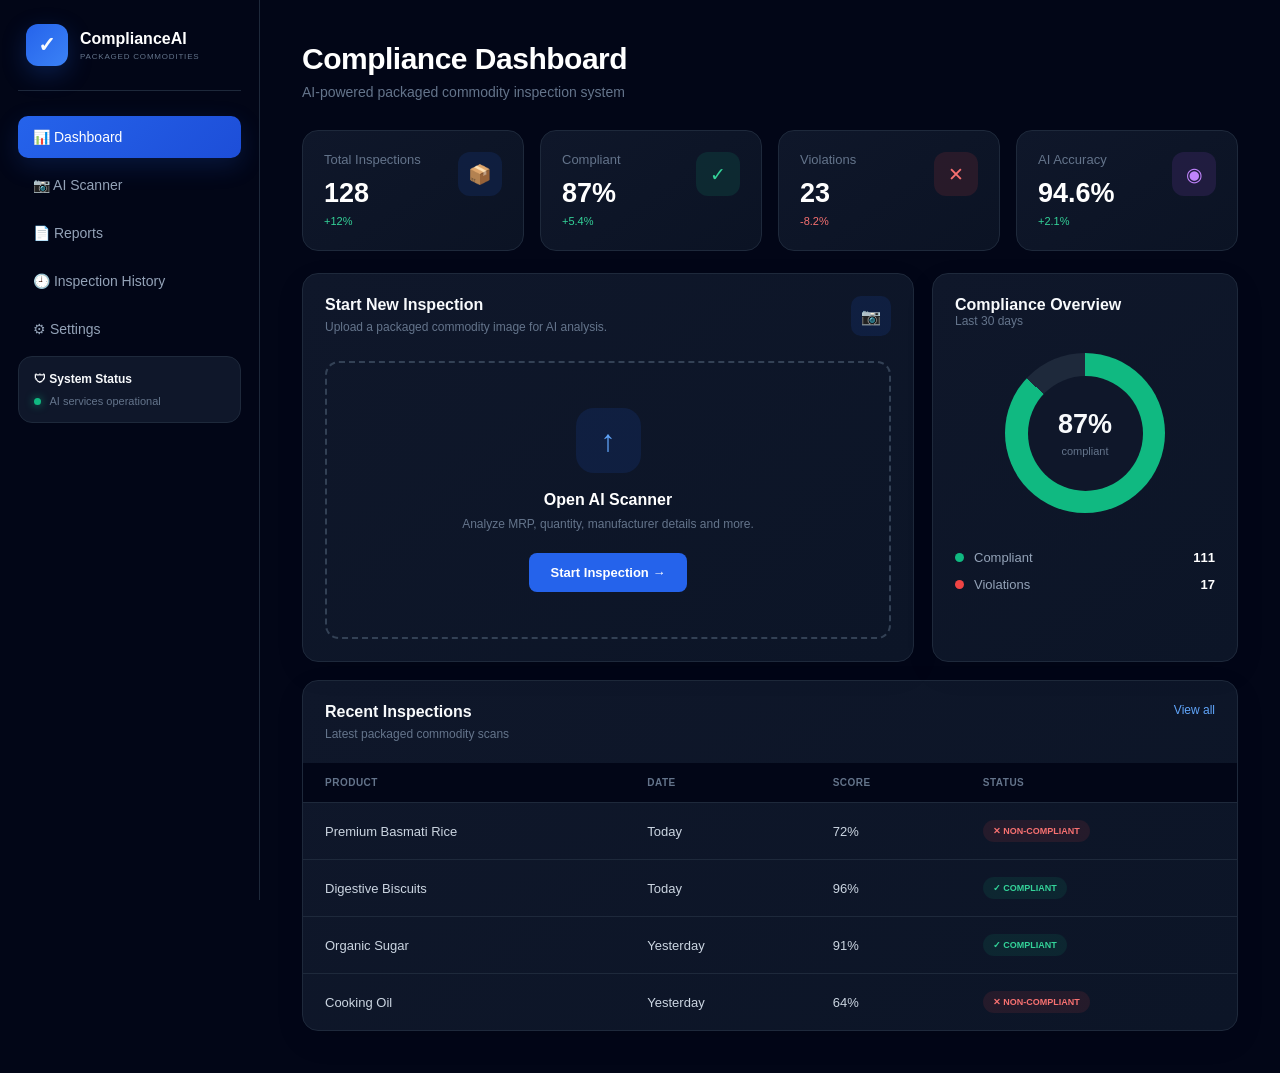
<file: index.html>
<!DOCTYPE html>
<html lang="en">

<head>
    <meta charset="UTF-8">
    <meta name="viewport" content="width=device-width, initial-scale=1.0">

    <title>ComplianceAI - Dashboard</title>

    <link rel="stylesheet" href="style.css">
    <script src="style.js"></script>
</head>

<body>

    <!-- SIDEBAR -->
    <aside class="sidebar">

        <div class="logo">
            <div class="logo-icon">✓</div>

            <div>
                <h2>ComplianceAI</h2>
                <span>PACKAGED COMMODITIES</span>
            </div>
        </div>

        <nav>
            <a href="index.html" class="active">
                📊 Dashboard
            </a>

            <a href="scanner.html">
                📷 AI Scanner
            </a>

            <a href="result.html">
                📄 Reports
            </a>

            <a href="#">
                🕘 Inspection History
            </a>

            <a href="#">
                ⚙ Settings
            </a>
        </nav>

        <div class="system-status">
            <strong>🛡 System Status</strong>

            <p>
                <span class="online-dot"></span>
                AI services operational
            </p>
        </div>

    </aside>


    <!-- MAIN CONTENT -->
    <main class="main">

        <header class="page-header">

            <div>
                <h1>Compliance Dashboard</h1>

                <p>
                    AI-powered packaged commodity inspection system
                </p>
            </div>

        </header>


        <!-- STAT CARDS -->

        <section class="stats">

            <div class="stat-card">

                <div>
                    <p>Total Inspections</p>
                    <h2>128</h2>
                    <span class="green">+12%</span>
                </div>

                <div class="stat-icon blue">
                    📦
                </div>

            </div>


            <div class="stat-card">

                <div>
                    <p>Compliant</p>
                    <h2>87%</h2>
                    <span class="green">+5.4%</span>
                </div>

                <div class="stat-icon green-bg">
                    ✓
                </div>

            </div>


            <div class="stat-card">

                <div>
                    <p>Violations</p>
                    <h2>23</h2>
                    <span class="red">-8.2%</span>
                </div>

                <div class="stat-icon red-bg">
                    ✕
                </div>

            </div>


            <div class="stat-card">

                <div>
                    <p>AI Accuracy</p>
                    <h2>94.6%</h2>
                    <span class="green">+2.1%</span>
                </div>

                <div class="stat-icon purple">
                    ◉
                </div>

            </div>

        </section>


        <!-- DASHBOARD GRID -->

        <section class="dashboard-grid">


            <!-- START INSPECTION -->

            <div class="panel inspection-panel">

                <div class="panel-header">

                    <div>
                        <h2>Start New Inspection</h2>

                        <p>
                            Upload a packaged commodity image
                            for AI analysis.
                        </p>
                    </div>

                    <div class="panel-icon">
                        📷
                    </div>

                </div>


                <a href="scanner.html" class="scanner-box">

                    <div class="upload-icon">
                        ↑
                    </div>

                    <h3>
                        Open AI Scanner
                    </h3>

                    <p>
                        Analyze MRP, quantity, manufacturer
                        details and more.
                    </p>

                    <span class="primary-button">
                        Start Inspection →
                    </span>

                </a>

            </div>


            <!-- COMPLIANCE OVERVIEW -->

            <div class="panel">

                <h2>Compliance Overview</h2>

                <p class="muted">
                    Last 30 days
                </p>


                <div class="circle-container">

                    <div class="compliance-circle">

                        <div>
                            <strong>87%</strong>
                            <small>compliant</small>
                        </div>

                    </div>

                </div>


                <div class="legend">

                    <div>
                        <span class="dot green-dot"></span>
                        Compliant

                        <strong>111</strong>
                    </div>

                    <div>
                        <span class="dot red-dot"></span>
                        Violations

                        <strong>17</strong>
                    </div>

                </div>

            </div>

        </section>


        <!-- RECENT INSPECTIONS -->

        <section class="panel recent">

            <div class="panel-header">

                <div>
                    <h2>Recent Inspections</h2>

                    <p>
                        Latest packaged commodity scans
                    </p>
                </div>

                <a href="#">
                    View all
                </a>

            </div>


            <div class="table-container">

                <table>

                    <thead>

                        <tr>
                            <th>Product</th>
                            <th>Date</th>
                            <th>Score</th>
                            <th>Status</th>
                        </tr>

                    </thead>


                    <tbody>

                        <tr>
                            <td>Premium Basmati Rice</td>
                            <td>Today</td>
                            <td>72%</td>
                            <td>
                                <span class="badge danger">
                                    ✕ NON-COMPLIANT
                                </span>
                            </td>
                        </tr>


                        <tr>
                            <td>Digestive Biscuits</td>
                            <td>Today</td>
                            <td>96%</td>
                            <td>
                                <span class="badge success">
                                    ✓ COMPLIANT
                                </span>
                            </td>
                        </tr>


                        <tr>
                            <td>Organic Sugar</td>
                            <td>Yesterday</td>
                            <td>91%</td>
                            <td>
                                <span class="badge success">
                                    ✓ COMPLIANT
                                </span>
                            </td>
                        </tr>


                        <tr>
                            <td>Cooking Oil</td>
                            <td>Yesterday</td>
                            <td>64%</td>
                            <td>
                                <span class="badge danger">
                                    ✕ NON-COMPLIANT
                                </span>
                            </td>
                        </tr>

                    </tbody>

                </table>

            </div>

        </section>

    </main>

</body>







</html>
</file>
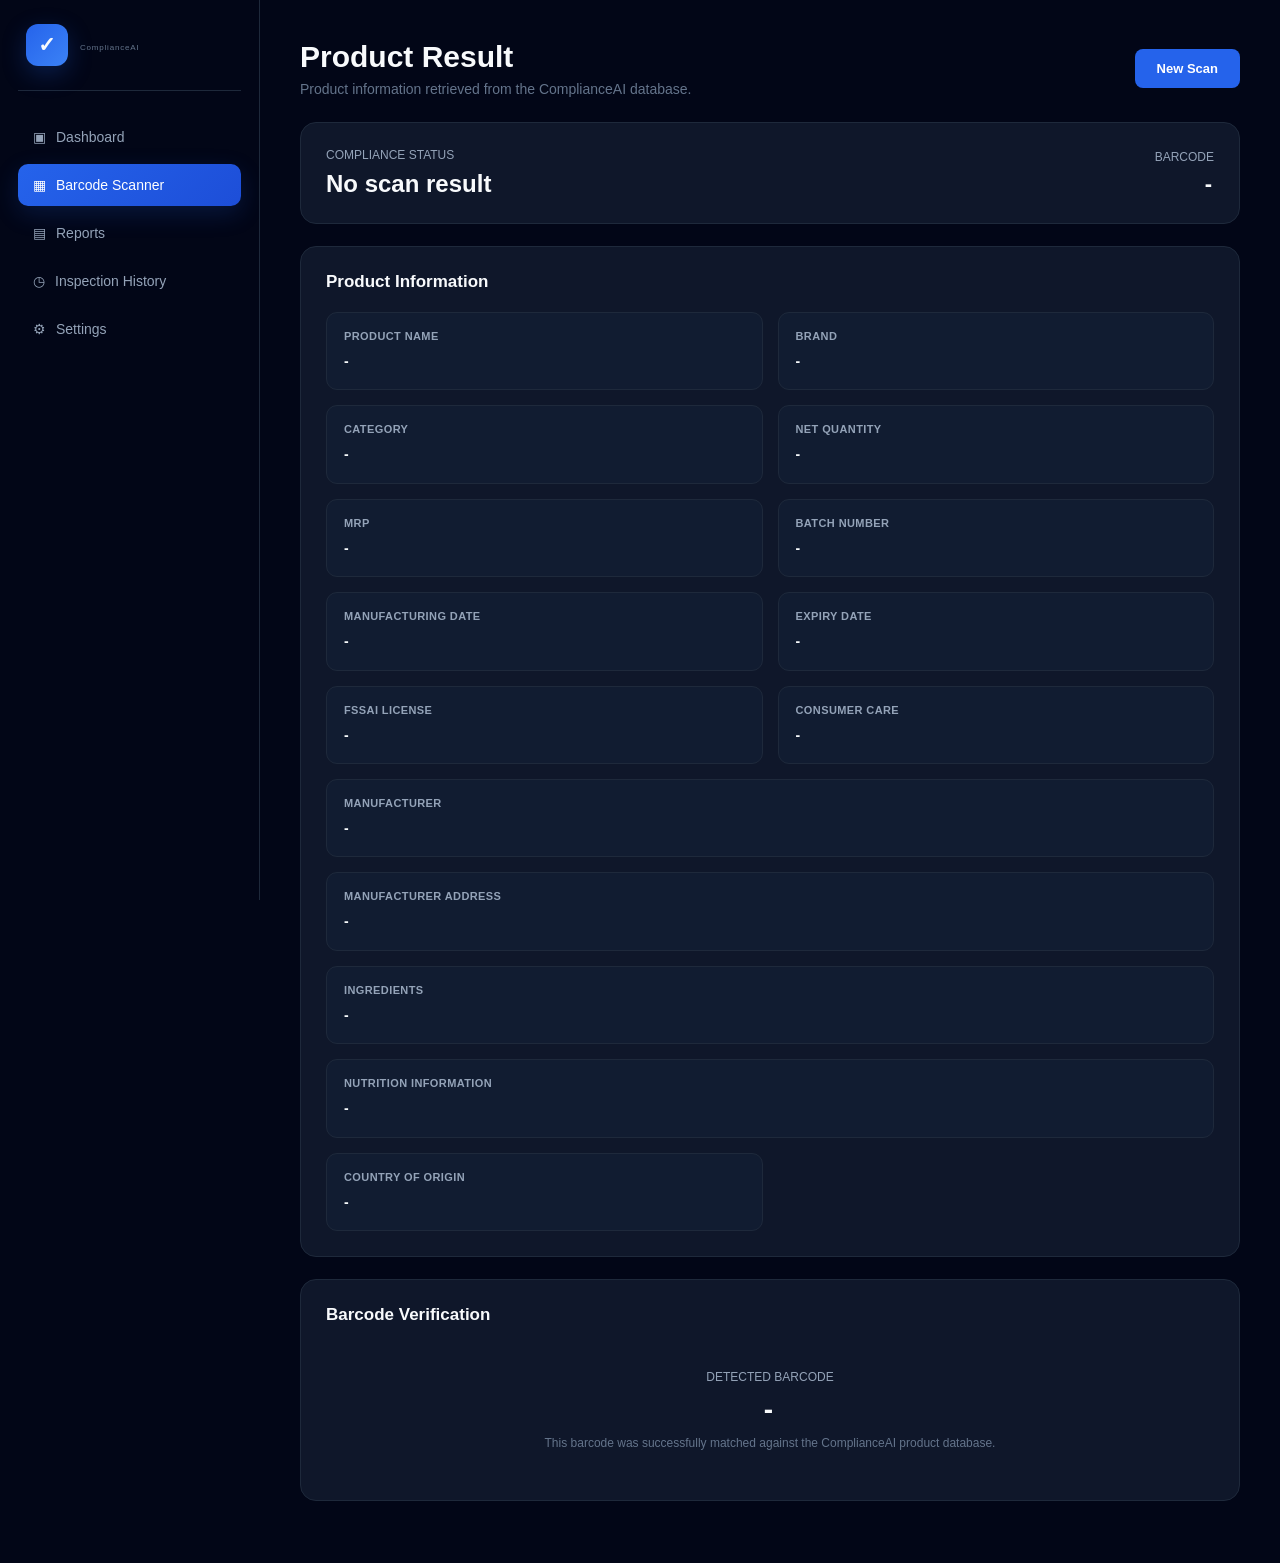
<file: result.html>
<!DOCTYPE html>
<html lang="en">

<head>
    <meta charset="UTF-8">
    <meta name="viewport" content="width=device-width, initial-scale=1.0">

    <title>ComplianceAI - Product Result</title>

    <link rel="stylesheet" href="style.css">

    <style>
        /* =========================================
           CLEAN RESULT PAGE
        ========================================= */

        .result-page {
            margin-left: 260px;
            min-height: 100vh;
            padding: 40px;
            width: calc(100% - 260px);
        }

        .result-top {
            display: flex;
            justify-content: space-between;
            align-items: center;
            gap: 20px;
            margin-bottom: 25px;
        }

        .result-top h1 {
            font-size: 30px;
            margin-bottom: 7px;
            color: #f8fafc;
        }

        .result-top p {
            color: #64748b;
            font-size: 14px;
        }

        /* STATUS */

        .result-status {
            display: flex;
            justify-content: space-between;
            align-items: center;
            gap: 30px;

            background: #0f172a;
            border: 1px solid #1e293b;
            border-radius: 16px;

            padding: 25px;
            margin-bottom: 22px;
        }

        .status-title {
            color: #94a3b8;
            font-size: 12px;
            margin-bottom: 8px;
        }

        #complianceStatus {
            font-size: 24px;
            font-weight: 750;
        }

        .status-compliant {
            color: #34d399 !important;
        }

        .status-non-compliant {
            color: #f87171 !important;
        }

        .barcode-area {
            text-align: right;
        }

        .barcode-area span {
            display: block;
            color: #94a3b8;
            font-size: 12px;
            margin-bottom: 7px;
        }

        .barcode-area strong {
            font-size: 22px;
            letter-spacing: 2px;
        }

        /* PANEL */

        .clean-result-panel {
            background: #0f172a;
            border: 1px solid #1e293b;
            border-radius: 16px;
            padding: 25px;
            margin-bottom: 22px;
        }

        .clean-result-panel h2 {
            font-size: 17px;
            margin-bottom: 20px;
        }

        /* PRODUCT GRID */

        .clean-product-grid {
            display: grid;
            grid-template-columns: 1fr 1fr;
            gap: 15px;
        }

        .clean-detail {
            background: #111c31;
            border: 1px solid #1e293b;
            border-radius: 11px;
            padding: 17px;
            min-width: 0;
        }

        .clean-detail.full {
            grid-column: 1 / -1;
        }

        .clean-label {
            display: block;
            color: #94a3b8;
            font-size: 11px;
            font-weight: 600;
            text-transform: uppercase;
            letter-spacing: .4px;
            margin-bottom: 8px;
        }

        .clean-value {
            display: block;
            color: #f8fafc;
            font-size: 14px;
            font-weight: 600;
            line-height: 1.6;
            overflow-wrap: anywhere;
            word-break: break-word;
        }

        /* BARCODE */

        .barcode-verification {
            text-align: center;
            padding: 25px;
        }

        .barcode-verification .label {
            color: #94a3b8;
            font-size: 12px;
            margin-bottom: 10px;
        }

        .barcode-verification .number {
            font-size: 28px;
            font-weight: 700;
            letter-spacing: 3px;
            margin-bottom: 10px;
        }

        .barcode-verification p {
            color: #64748b;
            font-size: 12px;
        }

        /* MOBILE */

        @media (max-width: 750px) {

            .result-page {
                margin-left: 0;
                width: 100%;
                padding: 22px 16px;
            }

            .result-top {
                flex-direction: column;
                align-items: flex-start;
            }

            .result-status {
                flex-direction: column;
                align-items: flex-start;
            }

            .barcode-area {
                text-align: left;
            }

            .clean-product-grid {
                grid-template-columns: 1fr;
            }

            .clean-detail.full {
                grid-column: auto;
            }
        }

        @media (max-width: 500px) {

            .result-page {
                padding: 18px 12px;
            }

            .clean-result-panel {
                padding: 17px;
            }

            .result-top h1 {
                font-size: 23px;
            }
        }
    </style>
</head>


<body>

    <!-- SIDEBAR -->

    <aside class="sidebar">

        <div class="logo">
            <div class="logo-icon">✓</div>
            <span>ComplianceAI</span>
        </div>

        <nav class="sidebar-nav">

            <a href="index.html">
                <span>▣</span>
                Dashboard
            </a>

            <a href="scanner.html" class="active">
                <span>▦</span>
                Barcode Scanner
            </a>

            <a href="reports.html">
                <span>▤</span>
                Reports
            </a>

            <a href="#">
                <span>◷</span>
                Inspection History
            </a>

            <a href="#">
                <span>⚙</span>
                Settings
            </a>

        </nav>

    </aside>


    <!-- MAIN -->

    <main class="result-page">

        <!-- HEADER -->

        <div class="result-top">

            <div>
                <h1>Product Result</h1>

                <p>
                    Product information retrieved from the ComplianceAI database.
                </p>
            </div>

            <button
                class="primary-button"
                onclick="window.location.href='scanner.html'">

                New Scan

            </button>

        </div>


        <!-- STATUS -->

        <section class="result-status">

            <div>

                <div class="status-title">
                    COMPLIANCE STATUS
                </div>

                <div id="complianceStatus">
                    Checking...
                </div>

            </div>


            <div class="barcode-area">

                <span>
                    BARCODE
                </span>

                <strong id="barcodeResult">
                    -
                </strong>

            </div>

        </section>


        <!-- PRODUCT INFORMATION -->

        <section class="clean-result-panel">

            <h2>Product Information</h2>


            <div class="clean-product-grid">


                <div class="clean-detail">

                    <span class="clean-label">
                        Product Name
                    </span>

                    <strong
                        class="clean-value"
                        id="productName">
                        -
                    </strong>

                </div>


                <div class="clean-detail">

                    <span class="clean-label">
                        Brand
                    </span>

                    <strong
                        class="clean-value"
                        id="brand">
                        -
                    </strong>

                </div>


                <div class="clean-detail">

                    <span class="clean-label">
                        Category
                    </span>

                    <strong
                        class="clean-value"
                        id="category">
                        -
                    </strong>

                </div>


                <div class="clean-detail">

                    <span class="clean-label">
                        Net Quantity
                    </span>

                    <strong
                        class="clean-value"
                        id="netQuantity">
                        -
                    </strong>

                </div>


                <div class="clean-detail">

                    <span class="clean-label">
                        MRP
                    </span>

                    <strong
                        class="clean-value"
                        id="mrp">
                        -
                    </strong>

                </div>


                <div class="clean-detail">

                    <span class="clean-label">
                        Batch Number
                    </span>

                    <strong
                        class="clean-value"
                        id="batchNumber">
                        -
                    </strong>

                </div>


                <div class="clean-detail">

                    <span class="clean-label">
                        Manufacturing Date
                    </span>

                    <strong
                        class="clean-value"
                        id="manufacturingDate">
                        -
                    </strong>

                </div>


                <div class="clean-detail">

                    <span class="clean-label">
                        Expiry Date
                    </span>

                    <strong
                        class="clean-value"
                        id="expiryDate">
                        -
                    </strong>

                </div>


                <div class="clean-detail">

                    <span class="clean-label">
                        FSSAI License
                    </span>

                    <strong
                        class="clean-value"
                        id="fssaiLicense">
                        -
                    </strong>

                </div>


                <div class="clean-detail">

                    <span class="clean-label">
                        Consumer Care
                    </span>

                    <strong
                        class="clean-value"
                        id="consumerCare">
                        -
                    </strong>

                </div>


                <div class="clean-detail full">

                    <span class="clean-label">
                        Manufacturer
                    </span>

                    <strong
                        class="clean-value"
                        id="manufacturer">
                        -
                    </strong>

                </div>


                <div class="clean-detail full">

                    <span class="clean-label">
                        Manufacturer Address
                    </span>

                    <strong
                        class="clean-value"
                        id="manufacturerAddress">
                        -
                    </strong>

                </div>


                <div class="clean-detail full">

                    <span class="clean-label">
                        Ingredients
                    </span>

                    <strong
                        class="clean-value"
                        id="ingredients">
                        -
                    </strong>

                </div>


                <div class="clean-detail full">

                    <span class="clean-label">
                        Nutrition Information
                    </span>

                    <strong
                        class="clean-value"
                        id="nutritionInfo">
                        -
                    </strong>

                </div>


                <div class="clean-detail">

                    <span class="clean-label">
                        Country of Origin
                    </span>

                    <strong
                        class="clean-value"
                        id="countryOfOrigin">
                        -
                    </strong>

                </div>


            </div>

        </section>


        <!-- BARCODE VERIFICATION -->

        <section class="clean-result-panel">

            <h2>Barcode Verification</h2>

            <div class="barcode-verification">

                <div class="label">
                    DETECTED BARCODE
                </div>

                <div
                    class="number"
                    id="barcodeLarge">
                    -
                </div>

                <p>
                    This barcode was successfully matched against
                    the ComplianceAI product database.
                </p>

            </div>

        </section>


    </main>


    <!-- RESULT SCRIPT -->

    <script>

        document.addEventListener(
            "DOMContentLoaded",
            function () {

                const storedResult =
                    localStorage.getItem("scanResult");


                if (!storedResult) {

                    document.getElementById(
                        "complianceStatus"
                    ).textContent =
                        "No scan result";

                    return;
                }


                let result;

                try {

                    result =
                        JSON.parse(storedResult);

                } catch (error) {

                    console.error(
                        "Invalid scan result:",
                        error
                    );

                    document.getElementById(
                        "complianceStatus"
                    ).textContent =
                        "Invalid scan data";

                    return;
                }


                const product =
                    result.product;


                if (!product) {

                    document.getElementById(
                        "complianceStatus"
                    ).textContent =
                        "Product data unavailable";

                    return;
                }


                /* BARCODE */

                const barcode =
                    result.barcode ||
                    product.barcode ||
                    "-";

                setValue(
                    "barcodeResult",
                    barcode
                );

                setValue(
                    "barcodeLarge",
                    barcode
                );


                /* PRODUCT */

                setValue(
                    "productName",
                    product.product_name
                );

                setValue(
                    "brand",
                    product.brand
                );

                setValue(
                    "category",
                    product.category
                );

                setValue(
                    "netQuantity",
                    product.net_quantity
                );

                setValue(
                    "mrp",
                    product.mrp !== undefined
                        ? "₹" + product.mrp
                        : "-"
                );

                setValue(
                    "batchNumber",
                    product.batch_number
                );

                setValue(
                    "manufacturingDate",
                    product.manufacturing_date
                );

                setValue(
                    "expiryDate",
                    product.expiry_date
                );

                setValue(
                    "fssaiLicense",
                    product.fssai_license
                );

                setValue(
                    "consumerCare",
                    product.consumer_care
                );

                setValue(
                    "manufacturer",
                    product.manufacturer
                );

                setValue(
                    "manufacturerAddress",
                    product.manufacturer_address
                );

                setValue(
                    "ingredients",
                    product.ingredients
                );

                setValue(
                    "nutritionInfo",
                    product.nutrition_info
                );

                setValue(
                    "countryOfOrigin",
                    product.country_of_origin
                );


                /* COMPLIANCE */

                const status =
                    product.compliance_status ||
                    "Unknown";

                const statusElement =
                    document.getElementById(
                        "complianceStatus"
                    );

                statusElement.textContent =
                    status.toUpperCase();


                if (
                    status.toLowerCase() ===
                    "compliant"
                ) {

                    statusElement.classList.add(
                        "status-compliant"
                    );

                } else {

                    statusElement.classList.add(
                        "status-non-compliant"
                    );

                }

            }
        );


        function setValue(
            id,
            value
        ) {

            const element =
                document.getElementById(id);

            if (!element) {
                return;
            }

            if (
                value === undefined ||
                value === null ||
                value === ""
            ) {

                element.textContent =
                    "-";

            } else {

                element.textContent =
                    value;

            }

        }

    </script>

</body>

</html>
</file>
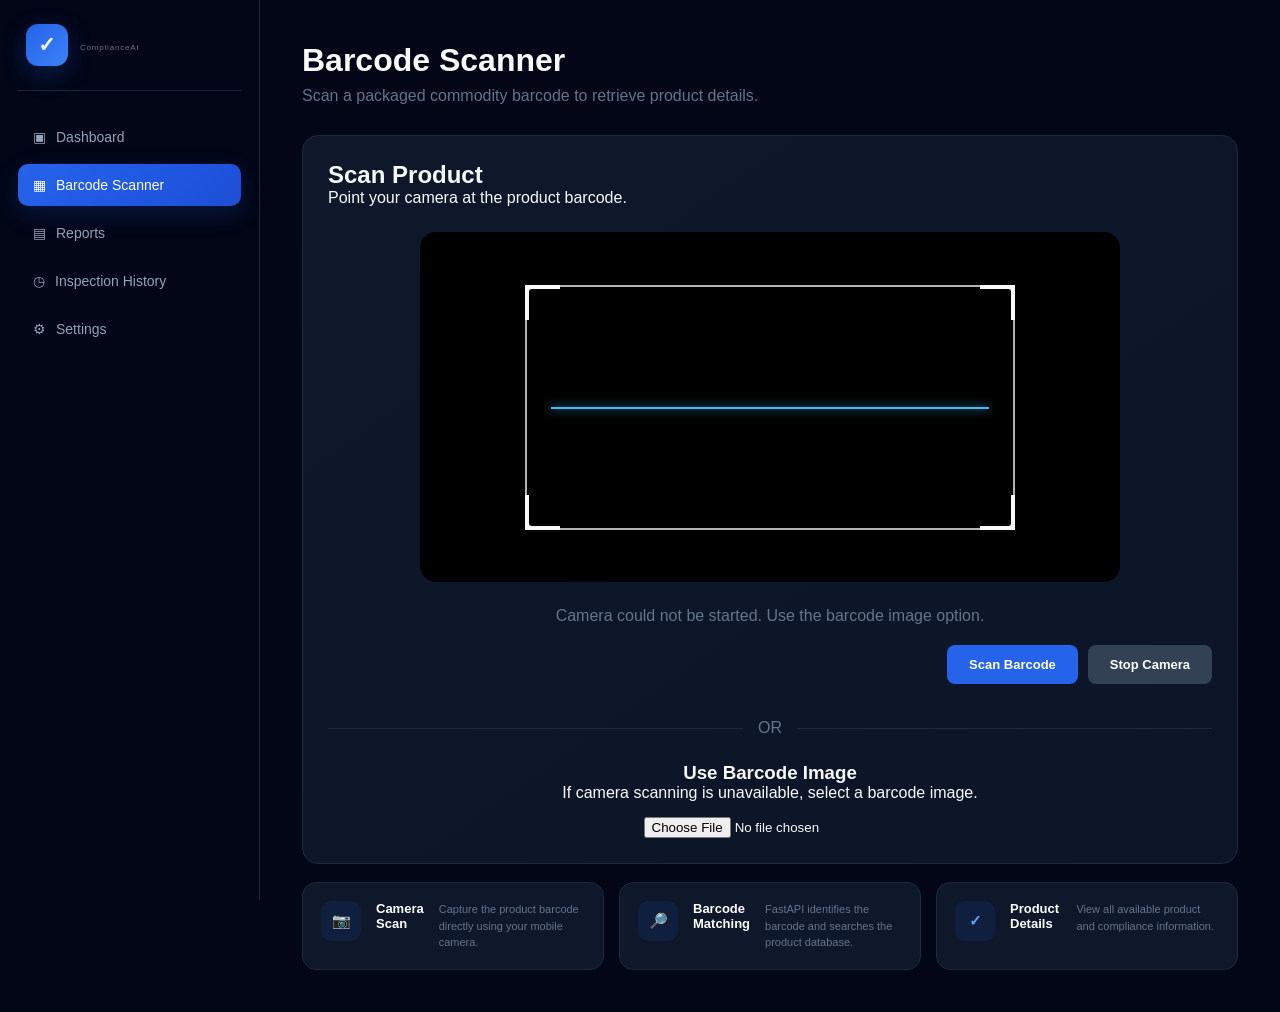
<file: scanner.html>
<!DOCTYPE html>
<html lang="en">
<head>
    <meta charset="UTF-8">
    <meta name="viewport" content="width=device-width, initial-scale=1.0">

    <title>ComplianceAI - Barcode Scanner</title>

    <link rel="stylesheet" href="style.css">
</head>

<body>

<!-- SIDEBAR -->
<aside class="sidebar">

    <div class="logo">
        <div class="logo-icon">✓</div>
        <span>ComplianceAI</span>
    </div>

    <nav class="sidebar-nav">

        <a href="index.html">
            <span>▣</span>
            Dashboard
        </a>

        <a href="scanner.html" class="active">
            <span>▦</span>
            Barcode Scanner
        </a>

        <a href="#">
            <span>▤</span>
            Reports
        </a>

        <a href="#">
            <span>◷</span>
            Inspection History
        </a>

        <a href="#">
            <span>⚙</span>
            Settings
        </a>

    </nav>

</aside>


<!-- MAIN -->
<main class="main-content">

    <div class="scanner-header">
        <div>
            <h1>Barcode Scanner</h1>
            <p>Scan a packaged commodity barcode to retrieve product details.</p>
        </div>
    </div>


    <section class="scanner-container">

        <div class="upload-panel">

            <div class="scanner-title">
                <h2>Scan Product</h2>
                <p>
                    Point your camera at the product barcode.
                </p>
            </div>


            <!-- CAMERA -->
            <div class="camera-container">

                <video
                    id="camera"
                    autoplay
                    playsinline>
                </video>

                <div class="scanner-frame">
                    <div class="corner top-left"></div>
                    <div class="corner top-right"></div>
                    <div class="corner bottom-left"></div>
                    <div class="corner bottom-right"></div>

                    <div class="scan-line"></div>
                </div>

            </div>


            <p id="scanStatus" class="scan-status">
                Starting camera...
            </p>


            <div class="scanner-actions">

                <button
                    type="button"
                    id="captureButton"
                    class="primary-button">
                    Scan Barcode
                </button>

                <button
                    type="button"
                    id="stopCameraButton"
                    class="secondary-button">
                    Stop Camera
                </button>

            </div>


            <!-- Hidden canvas used to capture camera image -->
            <canvas id="captureCanvas" style="display:none;"></canvas>


            <!-- FALLBACK -->
            <div class="manual-section">

                <div class="divider">
                    <span>OR</span>
                </div>

                <h3>Use Barcode Image</h3>

                <p>
                    If camera scanning is unavailable, select a barcode image.
                </p>

                <input
                    type="file"
                    id="barcodeImageInput"
                    accept="image/*"
                    capture="environment"
                >

            </div>


            <!-- Loading -->
            <div id="loading" class="scanner-loading hidden">
                <div class="loader"></div>
                <p>Scanning barcode and checking database...</p>
            </div>


            <!-- Error -->
            <div id="errorMessage" class="scanner-error hidden"></div>

        </div>


        <!-- FEATURES -->

        <div class="features">

            <div class="feature-card">

                <div class="feature-icon">
                    📷
                </div>

                <h3>Camera Scan</h3>

                <p>
                    Capture the product barcode directly using your mobile camera.
                </p>

            </div>


            <div class="feature-card">

                <div class="feature-icon">
                    🔎
                </div>

                <h3>Barcode Matching</h3>

                <p>
                    FastAPI identifies the barcode and searches the product database.
                </p>

            </div>


            <div class="feature-card">

                <div class="feature-icon">
                    ✓
                </div>

                <h3>Product Details</h3>

                <p>
                    View all available product and compliance information.
                </p>

            </div>

        </div>

    </section>

</main>


<script src="style.js"></script>

</body>
</html>
</file>
<file: style.css>
/* =====================================================
   SIH26034 - COMPLIANCE AI
   Main Stylesheet
===================================================== */

/* ---------- RESET ---------- */

* {
    margin: 0;
    padding: 0;
    box-sizing: border-box;
}

html {
    scroll-behavior: smooth;
}

body {
    font-family:
        Inter,
        Arial,
        Helvetica,
        sans-serif;

    background: #020617;
    color: #f8fafc;

    min-height: 100vh;
}


/* ---------- COLORS ---------- */

:root {
    --bg: #020617;
    --panel: #0f172a;
    --panel-light: #111c31;

    --border: #1e293b;
    --border-light: #334155;

    --text: #f8fafc;
    --text-secondary: #cbd5e1;
    --text-muted: #64748b;
    --muted: #64748b;
    

    --blue: #2563eb;
    --blue-light: #60a5fa;

    --green: #10b981;
    --green-light: #34d399;

    --red: #ef4444;
    --red-light: #f87171;

    --yellow: #facc15;
    --yellow-light: #fde047;

    --purple: #a855f7;
}


/* =====================================================
   SIDEBAR
===================================================== */

.sidebar {
    position: fixed;

    left: 0;
    top: 0;
    bottom: 0;

    width: 260px;

    background: var(--bg);

    border-right: 1px solid var(--border);

    padding: 24px 18px;

    z-index: 100;

    overflow-y: auto;
}


/* ---------- LOGO ---------- */

.logo {
    display: flex;

    align-items: center;

    gap: 12px;

    padding: 0 8px 24px;

    border-bottom: 1px solid var(--border);
}


.logo-icon {
    width: 42px;
    height: 42px;

    display: flex;

    align-items: center;
    justify-content: center;

    background: linear-gradient(135deg,
            #2563eb,
            #3b82f6);

    border-radius: 12px;

    font-size: 21px;

    font-weight: bold;

    box-shadow:
        0 8px 25px rgba(37, 99, 235, 0.25);
}


.logo h2 {
    color: white;

    font-size: 16px;

    font-weight: 700;
}


.logo span {
    display: block;

    color: #64748b;

    font-size: 8px;

    letter-spacing: 0.8px;

    margin-top: 4px;
}


/* ---------- NAVIGATION ---------- */

nav {
    margin-top: 25px;
}


nav a {
    display: flex;

    align-items: center;

    gap: 10px;

    color: #94a3b8;

    text-decoration: none;

    padding: 13px 15px;

    margin-bottom: 6px;

    border-radius: 10px;

    font-size: 14px;

    transition:
        background 0.2s ease,
        color 0.2s ease,
        transform 0.2s ease;
}


nav a:hover {
    background: #1e293b;

    color: white;

    transform: translateX(2px);
}


nav a.active {
    background:
        linear-gradient(135deg,
            #2563eb,
            #1d4ed8);

    color: white;

    box-shadow:
        0 8px 25px rgba(37, 99, 235, 0.18);
}


/* ---------- SYSTEM STATUS ---------- */

.system-status {
    /* position: absolute; */

    left: 18px;
    right: 18px;
    bottom: 20px;

    background: #0f172a;

    border: 1px solid var(--border);

    padding: 15px;

    border-radius: 14px;

    font-size: 13px;
}


.system-status strong {
    display: block;

    font-size: 12px;
}


.system-status p {
    color: var(--muted);

    margin-top: 9px;

    font-size: 11px;
}


.online-dot {
    display: inline-block;

    width: 7px;
    height: 7px;

    background: var(--green);

    border-radius: 50%;

    margin-right: 6px;

    box-shadow:
        0 0 8px rgba(16, 185, 129, 0.7);
}


/* =====================================================
   MAIN CONTENT
===================================================== */

.main {
    margin-left: 260px;

    min-height: 100vh;

    padding: 42px;
}


.page-header {
    margin-bottom: 30px;
}


.page-header h1,
.result-header h1 {
    color: white;

    font-size: 30px;

    font-weight: 750;

    letter-spacing: -0.5px;

    margin-bottom: 8px;
}


.page-header p,
.result-header p {
    color: var(--muted);

    font-size: 14px;
}


/* =====================================================
   STAT CARDS
===================================================== */

.stats {
    display: grid;

    grid-template-columns:
        repeat(4, 1fr);

    gap: 16px;

    margin-bottom: 22px;
}


.stat-card {
    display: flex;

    align-items: flex-start;

    justify-content: space-between;

    background:
        linear-gradient(145deg,
            #0f172a,
            #0b1324);

    border: 1px solid var(--border);

    border-radius: 16px;

    padding: 21px;

    transition:
        transform 0.2s ease,
        border 0.2s ease;
}


.stat-card:hover {
    transform: translateY(-2px);

    border-color: #334155;
}


.stat-card p {
    color: var(--muted);

    font-size: 13px;

    margin-bottom: 13px;
}


.stat-card h2 {
    color: white;

    font-size: 27px;

    line-height: 1;
}


.green {
    color: var(--green-light);

    font-size: 11px;

    display: inline-block;

    margin-top: 8px;
}


.red {
    color: var(--red-light);

    font-size: 11px;

    display: inline-block;

    margin-top: 8px;
}


.stat-icon {
    width: 44px;
    height: 44px;

    display: flex;

    align-items: center;
    justify-content: center;

    border-radius: 12px;

    font-size: 19px;
}


.blue {
    color: var(--blue-light);

    background: rgba(37, 99, 235, 0.12);
}


.green-bg {
    color: var(--green-light);

    background: rgba(16, 185, 129, 0.12);
}


.red-bg {
    color: var(--red-light);

    background: rgba(239, 68, 68, 0.12);
}


.purple {
    color: #c084fc;

    background: rgba(168, 85, 247, 0.12);
}


/* =====================================================
   PANELS
===================================================== */

.panel {
    background:
        linear-gradient(145deg,
            #0f172a,
            #0c1527);

    border: 1px solid var(--border);

    border-radius: 16px;

    padding: 22px;

    box-shadow:
        0 10px 30px rgba(0, 0, 0, 0.08);
}


.panel h2 {
    font-size: 16px;

    font-weight: 650;
}


.panel-header {
    display: flex;

    justify-content: space-between;

    align-items: flex-start;

    margin-bottom: 20px;
}


.panel-header p,
.panel-title p {
    color: var(--muted);

    font-size: 12px;

    margin-top: 6px;
}


.panel-header a {
    color: var(--blue-light);

    text-decoration: none;

    font-size: 12px;
}


.panel-header a:hover {
    color: white;
}


.panel-icon {
    width: 40px;
    height: 40px;

    display: flex;

    align-items: center;
    justify-content: center;

    color: var(--blue-light);

    background: rgba(37, 99, 235, 0.12);

    border-radius: 10px;
}


/* =====================================================
   DASHBOARD GRID
===================================================== */

.dashboard-grid {
    display: grid;

    grid-template-columns:
        2fr 1fr;

    gap: 18px;

    margin-bottom: 18px;
}


/* =====================================================
   SCANNER CTA
===================================================== */

.scanner-box {
    display: block;

    text-align: center;

    text-decoration: none;

    color: white;

    border: 2px dashed #334155;

    border-radius: 14px;

    padding: 45px 20px;

    transition:
        border 0.2s ease,
        background 0.2s ease,
        transform 0.2s ease;
}


.scanner-box:hover {
    border-color: var(--blue);

    background:
        rgba(37, 99, 235, 0.04);

    transform: translateY(-2px);
}


.upload-icon {
    width: 65px;
    height: 65px;

    display: flex;

    align-items: center;
    justify-content: center;

    margin:
        0 auto 18px;

    color: var(--blue-light);

    background:
        rgba(37, 99, 235, 0.12);

    border-radius: 18px;

    font-size: 30px;
}


.scanner-box h3 {
    font-size: 16px;

    margin-bottom: 8px;
}


.scanner-box p {
    color: var(--muted);

    font-size: 12px;

    margin-bottom: 22px;
}


/* =====================================================
   BUTTONS
===================================================== */

.primary-button {
    display: inline-flex;

    align-items: center;
    justify-content: center;

    gap: 7px;

    background:
        linear-gradient(135deg,
            #2563eb,
            #1d4ed8);

    color: white;

    border: none;

    padding: 12px 18px;

    border-radius: 10px;

    font-size: 13px;

    font-weight: 650;

    cursor: pointer;

    text-decoration: none;

    transition:
        transform 0.2s ease,
        box-shadow 0.2s ease,
        background 0.2s ease;
}


.primary-button:hover {
    background:
        linear-gradient(135deg,
            #3b82f6,
            #2563eb);

    transform: translateY(-1px);

    box-shadow:
        0 8px 20px rgba(37, 99, 235, 0.25);
}


.primary-button:disabled {
    opacity: 0.4;

    cursor: not-allowed;

    transform: none;

    box-shadow: none;
}


.secondary-button {
    display: inline-flex;

    align-items: center;
    justify-content: center;

    gap: 7px;

    background: transparent;

    color: var(--text-secondary);

    border: 1px solid var(--border-light);

    padding: 11px 17px;

    border-radius: 10px;

    cursor: pointer;

    font-size: 13px;

    transition:
        background 0.2s ease,
        color 0.2s ease;
}


.secondary-button:hover {
    background: #1e293b;

    color: white;
}


/* =====================================================
   COMPLIANCE OVERVIEW
===================================================== */

.circle-container {
    display: flex;

    justify-content: center;

    padding: 25px 0;
}


.compliance-circle {
    width: 160px;
    height: 160px;

    display: flex;

    align-items: center;
    justify-content: center;

    border-radius: 50%;

    background:
        conic-gradient(var(--green) 0 87%,
            #1e293b 87% 100%);
}


.compliance-circle div {
    width: 115px;
    height: 115px;

    display: flex;

    align-items: center;
    justify-content: center;

    flex-direction: column;

    background: var(--panel);

    border-radius: 50%;
}


.compliance-circle strong {
    font-size: 27px;
}


.compliance-circle small {
    color: var(--muted);

    font-size: 11px;

    margin-top: 5px;
}


.legend>div {
    display: flex;

    align-items: center;

    margin-top: 12px;

    color: #94a3b8;

    font-size: 13px;
}


.legend strong {
    color: white;

    margin-left: auto;
}


.dot {
    width: 9px;
    height: 9px;

    border-radius: 50%;

    margin-right: 10px;
}


.green-dot {
    background: var(--green);
}


.red-dot {
    background: var(--red);
}


/* =====================================================
   TABLE
===================================================== */

.recent {
    padding: 0;

    overflow: hidden;
}


.recent .panel-header {
    padding: 22px;

    margin: 0;
}


.table-container {
    overflow-x: auto;
}


table {
    width: 100%;

    border-collapse: collapse;

    min-width: 600px;
}


th {
    text-align: left;

    color: var(--muted);

    font-size: 10px;

    font-weight: 600;

    letter-spacing: 0.5px;

    text-transform: uppercase;

    padding: 14px 22px;

    background: #020617;
}


td {
    padding: 17px 22px;

    border-top: 1px solid var(--border);

    color: #cbd5e1;

    font-size: 13px;
}


tbody tr {
    transition: background 0.2s ease;
}


tbody tr:hover {
    background: rgba(30, 41, 59, 0.4);
}


/* =====================================================
   STATUS BADGES
===================================================== */

.badge {
    display: inline-flex;

    align-items: center;

    gap: 5px;

    padding: 6px 10px;

    border-radius: 20px;

    font-size: 9px;

    font-weight: 700;

    white-space: nowrap;
}


.badge.success {
    color: var(--green-light);

    background:
        rgba(16, 185, 129, 0.10);
}


.badge.danger {
    color: var(--red-light);

    background:
        rgba(239, 68, 68, 0.10);
}


/* =====================================================
   SCANNER PAGE
===================================================== */

.scanner-container {
    max-width: 1000px;

    margin: 0 auto;
}


.upload-panel {
    background:
        linear-gradient(145deg,
            #0f172a,
            #0c1527);

    border: 1px solid var(--border);

    border-radius: 16px;

    padding: 25px;
}


.drop-area {
    min-height: 420px;

    display: flex;

    align-items: center;
    justify-content: center;

    text-align: center;

    padding: 25px;

    border:
        2px dashed #334155;

    border-radius: 15px;

    background:
        rgba(2, 6, 23, 0.4);

    transition:
        border 0.2s ease,
        background 0.2s ease;
}


.drop-area:hover {
    border-color: var(--blue);

    background:
        rgba(37, 99, 235, 0.03);
}


.drop-area h2 {
    color: white;

    font-size: 20px;

    margin-bottom: 10px;
}


.drop-area p {
    max-width: 500px;

    color: var(--muted);

    font-size: 13px;

    line-height: 1.7;

    margin-bottom: 22px;
}


.drop-area small {
    display: block;

    color: #475569;

    font-size: 11px;

    margin-top: 18px;
}


.big-upload-icon {
    width: 70px;
    height: 70px;

    display: flex;

    align-items: center;
    justify-content: center;

    margin:
        0 auto 18px;

    color: var(--blue-light);

    background:
        rgba(37, 99, 235, 0.10);

    border-radius: 20px;

    font-size: 31px;
}


.upload-button {
    cursor: pointer;
}


.image-preview {
    display: none;

    max-width: 100%;

    max-height: 350px;

    border-radius: 12px;

    object-fit: contain;

    box-shadow:
        0 15px 40px rgba(0, 0, 0, 0.4);
}


.scanner-actions {
    display: flex;

    justify-content: flex-end;

    gap: 10px;

    margin-top: 20px;
}


/* =====================================================
   AI FEATURES
===================================================== */

.features {
    display: grid;

    grid-template-columns:
        repeat(3, 1fr);

    gap: 15px;

    margin-top: 18px;
}


.feature-card {
    display: flex;

    gap: 15px;

    background: var(--panel);

    border: 1px solid var(--border);

    border-radius: 14px;

    padding: 18px;

    transition:
        border 0.2s ease,
        transform 0.2s ease;
}


.feature-card:hover {
    border-color: #334155;

    transform: translateY(-2px);
}


.feature-icon {
    width: 40px;
    height: 40px;

    flex-shrink: 0;

    display: flex;

    align-items: center;
    justify-content: center;

    color: var(--blue-light);

    background:
        rgba(37, 99, 235, 0.10);

    border-radius: 10px;

    font-size: 15px;

    font-weight: bold;
}


.feature-card h3 {
    color: white;

    font-size: 13px;

    margin-bottom: 7px;
}


.feature-card p {
    color: var(--muted);

    font-size: 11px;

    line-height: 1.5;
}


/* =====================================================
   RESULT PAGE
===================================================== */

.result-header {
    display: flex;

    justify-content: space-between;

    align-items: center;

    margin-bottom: 25px;
}


.result-actions {
    display: flex;

    gap: 10px;
}


.result-grid {
    display: grid;

    grid-template-columns:
        2fr 3fr;

    gap: 18px;
}


/* =====================================================
   PRODUCT IMAGE
===================================================== */

.product-panel {
    height: fit-content;
}


.image-result {
    position: relative;

    overflow: hidden;

    background: #020617;

    border-radius: 12px;

    min-height: 300px;

    display: flex;

    align-items: center;
    justify-content: center;
}


.image-result img {
    display: block;

    width: 100%;

    max-height: 550px;

    object-fit: contain;
}


/* ---------- VIOLATION BOXES ---------- */

.violation-box {
    position: absolute;

    pointer-events: none;

    border: 2px solid;
}


.violation-box span {
    position: absolute;

    left: -2px;
    top: -23px;

    padding: 4px 7px;

    font-size: 9px;

    font-weight: 700;

    color: #020617;

    border-radius: 3px;
}


.mrp-box {
    left: 15%;
    top: 35%;

    width: 65%;
    height: 12%;

    border-color: var(--red);
}


.mrp-box span {
    background: var(--red);
}


.manufacturer-box {
    left: 12%;
    top: 60%;

    width: 70%;
    height: 15%;

    border-color: var(--yellow);
}


.manufacturer-box span {
    background: var(--yellow);
}


/* ---------- IMAGE LEGEND ---------- */

.image-legend {
    display: flex;

    gap: 20px;

    margin-top: 14px;

    color: var(--muted);

    font-size: 11px;
}


.image-legend span {
    display: flex;

    align-items: center;

    gap: 6px;
}


.image-legend i {
    width: 8px;
    height: 8px;

    border-radius: 50%;
}


.legend-red {
    background: var(--red);
}


.legend-yellow {
    background: var(--yellow);
}


/* =====================================================
   RESULT CONTENT
===================================================== */

.result-content {
    display: flex;

    flex-direction: column;

    gap: 18px;
}


/* ---------- SCORE ---------- */

.score-section {
    display: flex;

    align-items: center;

    justify-content: space-between;

    gap: 20px;
}


.muted {
    color: var(--muted);

    font-size: 12px;
}


.non-compliant {
    color: var(--red-light);

    font-size: 23px;

    margin: 7px 0;
}


.score-circle {
    width: 105px;
    height: 105px;

    flex-shrink: 0;

    display: flex;

    align-items: center;
    justify-content: center;

    border-radius: 50%;

    background:
        conic-gradient(var(--red) 0 72%,
            #1e293b 72% 100%);
}


.score-circle div {
    width: 77px;
    height: 77px;

    display: flex;

    flex-direction: column;

    align-items: center;
    justify-content: center;

    background: var(--panel);

    border-radius: 50%;
}


.score-circle strong {
    color: white;

    font-size: 21px;
}


.score-circle small {
    color: var(--muted);

    font-size: 8px;

    margin-top: 3px;
}


/* =====================================================
   DECLARATION ANALYSIS
===================================================== */

.panel-title {
    margin-bottom: 10px;
}


.declaration {
    display: flex;

    align-items: center;

    gap: 12px;

    padding: 15px 0;

    border-top: 1px solid var(--border);
}


.declaration-icon {
    width: 30px;
    height: 30px;

    flex-shrink: 0;

    display: flex;

    align-items: center;
    justify-content: center;

    border-radius: 9px;

    font-weight: bold;
}


.success-icon {
    color: var(--green-light);

    background:
        rgba(16, 185, 129, 0.10);
}


.danger-icon {
    color: var(--red-light);

    background:
        rgba(239, 68, 68, 0.10);
}


.warning-icon {
    color: var(--yellow);

    background:
        rgba(250, 204, 21, 0.10);
}


.declaration-info {
    flex: 1;

    display: flex;

    flex-direction: column;

    gap: 4px;

    min-width: 0;
}


.declaration-info strong {
    color: white;

    font-size: 13px;
}


.declaration-info span {
    color: var(--muted);

    font-size: 11px;

    overflow-wrap: anywhere;
}


.status-success,
.status-danger,
.status-warning {
    font-size: 9px;

    font-weight: 700;

    white-space: nowrap;
}


.status-success {
    color: var(--green-light);
}


.status-danger {
    color: var(--red-light);
}


.status-warning {
    color: var(--yellow);
}


/* =====================================================
   VIOLATION PANEL
===================================================== */

.violation-panel {
    border-color:
        rgba(239, 68, 68, 0.15);

    background:
        linear-gradient(135deg,
            rgba(239, 68, 68, 0.035),
            #0f172a);
}


.issue {
    display: flex;

    gap: 12px;

    padding: 15px;

    background: #020617;

    border: 1px solid var(--border);

    border-radius: 10px;

    margin-top: 12px;
}


.issue-icon {
    width: 30px;
    height: 30px;

    flex-shrink: 0;

    display: flex;

    align-items: center;
    justify-content: center;

    border-radius: 8px;
}


.issue-title {
    display: flex;

    align-items: center;

    flex-wrap: wrap;

    gap: 10px;

    margin-bottom: 7px;
}


.issue-title strong {
    color: white;

    font-size: 12px;
}


.issue p {
    color: var(--muted);

    font-size: 11px;

    line-height: 1.6;
}


.severity {
    font-size: 8px;

    font-weight: 700;

    padding: 4px 7px;

    border-radius: 20px;
}


.high {
    color: var(--red-light);

    background:
        rgba(239, 68, 68, 0.10);
}


.medium {
    color: var(--yellow);

    background:
        rgba(250, 204, 21, 0.10);
}


/* =====================================================
   PRINT / EXPORT
===================================================== */

@media print {

    body {
        background: white;

        color: black;
    }


    .sidebar,
    .result-actions {
        display: none !important;
    }


    .main {
        margin-left: 0;

        padding: 20px;
    }


    .panel {
        background: white;

        color: black;

        border: 1px solid #ddd;

        box-shadow: none;
    }


    .panel h2,
    .declaration-info strong {
        color: black;
    }


    .image-result {
        background: white;
    }

}


/* =====================================================
   RESPONSIVE - TABLET
===================================================== */

@media (max-width: 1100px) {

    .stats {
        grid-template-columns:
            repeat(2, 1fr);
    }


    .dashboard-grid {
        grid-template-columns: 1fr;
    }


    .result-grid {
        grid-template-columns: 1fr;
    }

}


/* =====================================================
   RESPONSIVE - MOBILE
===================================================== */

@media (max-width: 750px) {

    .sidebar {
        position: relative;

        width: 100%;

        height: auto;

        padding: 16px;
    }


    .logo {
        padding-bottom: 15px;
    }


    .system-status {
        display: none;
    }


    nav {
        display: flex;

        overflow-x: auto;

        margin-top: 15px;

        padding-bottom: 3px;
    }


    nav a {
        flex-shrink: 0;

        white-space: nowrap;

        margin-right: 5px;

        margin-bottom: 0;
    }


    .main {
        margin-left: 0;

        padding: 22px 16px;
    }


    .stats {
        grid-template-columns: 1fr;
    }


    .features {
        grid-template-columns: 1fr;
    }


    .result-header {
        flex-direction: column;

        align-items: flex-start;

        gap: 15px;
    }


    .result-actions {
        width: 100%;
    }


    .result-actions button {
        flex: 1;
    }


    .table-container {
        overflow-x: auto;
    }

}


/* =====================================================
   RESPONSIVE - SMALL MOBILE
===================================================== */

@media (max-width: 500px) {

    .main {
        padding: 18px 12px;
    }


    .page-header h1,
    .result-header h1 {
        font-size: 23px;
    }


    .panel {
        padding: 17px;
    }


    .scanner-actions {
        flex-direction: column;
    }


    .scanner-actions button {
        width: 100%;
    }


    .score-section {
        align-items: flex-start;
    }


    .score-circle {
        width: 85px;
        height: 85px;
    }


    .score-circle div {
        width: 63px;
        height: 63px;
    }


    .score-circle strong {
        font-size: 17px;
    }


    .declaration {
        align-items: flex-start;

        flex-wrap: wrap;
    }


    .declaration-info {
        flex-basis: calc(100% - 45px);
    }


    .status-success,
    .status-danger,
    .status-warning {
        margin-left: 42px;
    }

}


/* =====================================================
   SCROLLBAR
===================================================== */

::-webkit-scrollbar {
    width: 8px;
    height: 8px;
}


::-webkit-scrollbar-track {
    background: #020617;
}


::-webkit-scrollbar-thumb {
    background: #334155;

    border-radius: 20px;
}


::-webkit-scrollbar-thumb:hover {
    background: #475569;
}
/* =========================================
   BARCODE SCANNER
========================================= */

.scanner-header {
    margin-bottom: 30px;
}

.scanner-header h1 {
    margin-bottom: 8px;
}

.scanner-header p {
    color: var(--text-muted);
}


.camera-container {
    position: relative;
    width: 100%;
    max-width: 700px;
    margin: 25px auto;
    background: #000;
    border-radius: 16px;
    overflow: hidden;
}


.camera-container video {
    display: block;
    width: 100%;
    min-height: 350px;
    max-height: 500px;
    object-fit: cover;
}


.scanner-frame {
    position: absolute;
    inset: 15%;
    border: 2px solid rgba(255, 255, 255, 0.7);
    border-radius: 12px;
    pointer-events: none;
}


.corner {
    position: absolute;
    width: 35px;
    height: 35px;
    border-color: #38bdf8;
}


.top-left {
    top: -2px;
    left: -2px;
    border-top: 4px solid;
    border-left: 4px solid;
}

.top-right {
    top: -2px;
    right: -2px;
    border-top: 4px solid;
    border-right: 4px solid;
}

.bottom-left {
    bottom: -2px;
    left: -2px;
    border-bottom: 4px solid;
    border-left: 4px solid;
}

.bottom-right {
    bottom: -2px;
    right: -2px;
    border-bottom: 4px solid;
    border-right: 4px solid;
}


.scan-line {
    position: absolute;
    left: 5%;
    right: 5%;
    top: 50%;
    height: 2px;
    background: #38bdf8;
    box-shadow: 0 0 10px #38bdf8;
}


.scan-status {
    text-align: center;
    color: var(--text-muted);
    margin: 15px 0;
}


.primary-button,
.secondary-button {
    border: none;
    padding: 12px 22px;
    border-radius: 8px;
    cursor: pointer;
    font-weight: 600;
}


.primary-button {
    background: #2563eb;
    color: white;
}


.secondary-button {
    background: #334155;
    color: white;
}


.primary-button:disabled {
    opacity: 0.6;
    cursor: not-allowed;
}


.manual-section {
    margin-top: 35px;
    text-align: center;
}


.manual-section input {
    margin-top: 15px;
}


.divider {
    display: flex;
    align-items: center;
    gap: 15px;
    margin: 25px 0;
    color: var(--text-muted);
}


.divider::before,
.divider::after {
    content: "";
    height: 1px;
    background: var(--border);
    flex: 1;
}


.scanner-loading {
    text-align: center;
    margin-top: 25px;
}


.loader {
    width: 35px;
    height: 35px;
    margin: auto;
    border: 4px solid #334155;
    border-top-color: #38bdf8;
    border-radius: 50%;
    animation: spin 1s linear infinite;
}


@keyframes spin {
    to {
        transform: rotate(360deg);
    }
}


.hidden {
    display: none !important;
}


.scanner-error {
    margin-top: 20px;
    padding: 15px;
    border-radius: 8px;
    background: rgba(239, 68, 68, 0.12);
    border: 1px solid #ef4444;
    color: #fca5a5;
}


/* =========================================
   RESULT PAGE
========================================= */

.product-status-card {
    display: flex;
    justify-content: space-between;
    align-items: center;
    gap: 30px;
    padding: 25px;
    margin-bottom: 25px;
    background: var(--panel);
    border: 1px solid var(--border);
    border-radius: 14px;
}


.status-label {
    display: block;
    color: var(--text-muted);
    font-size: 13px;
    margin-bottom: 7px;
}


.status-compliant {
    color: #22c55e;
}


.status-non-compliant {
    color: #ef4444;
}


.result-panel {
    background: var(--panel);
    border: 1px solid var(--border);
    border-radius: 14px;
    padding: 25px;
    margin-bottom: 25px;
}


.panel-header {
    margin-bottom: 25px;
}


.product-details-grid {
    display: grid;
    grid-template-columns: repeat(2, 1fr);
    gap: 18px;
}


.detail-item {
    padding: 18px;
    background: var(--panel-light);
    border: 1px solid var(--border);
    border-radius: 10px;
}


.detail-item span {
    display: block;
    color: var(--text-muted);
    font-size: 13px;
    margin-bottom: 8px;
}


.detail-item strong {
    display: block;
    line-height: 1.5;
}


.full-width {
    grid-column: 1 / -1;
}


.barcode-result-box {
    text-align: center;
    padding: 30px;
}


.barcode-result-box span {
    display: block;
    color: var(--text-muted);
    margin-bottom: 10px;
}


.barcode-result-box strong {
    display: block;
    font-size: 28px;
    letter-spacing: 3px;
    margin-bottom: 15px;
}


.barcode-result-box p {
    color: var(--text-muted);
}


@media (max-width: 768px) {

    .product-details-grid {
        grid-template-columns: 1fr;
    }

    .full-width {
        grid-column: auto;
    }

    .product-status-card {
        flex-direction: column;
        align-items: flex-start;
    }

    .camera-container video {
        min-height: 280px;
    }

}
/* =====================================================
   RESULT PAGE - FINAL LAYOUT FIX
===================================================== */

.main-content {
    margin-left: 260px;
    min-height: 100vh;
    padding: 42px;
    width: calc(100% - 260px);
}

/* Result header */
.result-header {
    display: flex;
    justify-content: space-between;
    align-items: center;
    gap: 20px;
    margin-bottom: 25px;
}

/* Compliance status */
.product-status-card {
    display: grid;
    grid-template-columns: 1fr auto;
    align-items: center;
    gap: 30px;

    padding: 25px;
    margin-bottom: 25px;

    background: var(--panel);
    border: 1px solid var(--border);
    border-radius: 14px;
}

/* Product information panel */
.result-panel {
    background: var(--panel);
    border: 1px solid var(--border);
    border-radius: 14px;
    padding: 25px;
    margin-bottom: 25px;
}

.result-panel .panel-header {
    margin-bottom: 20px;
}

/* Product details */
.product-details-grid {
    display: grid;
    grid-template-columns: repeat(2, minmax(0, 1fr));
    gap: 16px;
}

.detail-item {
    min-width: 0;
    padding: 18px;

    background: var(--panel-light);
    border: 1px solid var(--border);
    border-radius: 10px;

    overflow: hidden;
}

.detail-item span {
    display: block;
    color: var(--text-secondary);
    font-size: 12px;
    font-weight: 500;
    margin-bottom: 8px;
}

.detail-item strong {
    display: block;
    color: var(--text);
    font-size: 14px;
    line-height: 1.6;
    overflow-wrap: anywhere;
    word-break: break-word;
}

.full-width {
    grid-column: 1 / -1;
}

/* Barcode section */
.barcode-result-box {
    text-align: center;
    padding: 25px;
}

.barcode-result-box span {
    display: block;
    color: var(--text-secondary);
    font-size: 12px;
    margin-bottom: 10px;
}

.barcode-result-box strong {
    display: block;
    color: var(--text);
    font-size: 28px;
    letter-spacing: 3px;
    margin-bottom: 12px;
}

.barcode-result-box p {
    color: var(--muted);
    font-size: 12px;
}

/* Compliance colors */
.status-compliant {
    color: var(--green-light) !important;
}

.status-non-compliant {
    color: var(--red-light) !important;
}

/* Result page mobile */
@media (max-width: 1100px) {

    .main-content {
        padding: 30px;
    }

    .product-details-grid {
        grid-template-columns: repeat(2, minmax(0, 1fr));
    }
}

@media (max-width: 750px) {

    .main-content {
        margin-left: 0;
        width: 100%;
        padding: 22px 16px;
    }

    .result-header {
        flex-direction: column;
        align-items: flex-start;
    }

    .product-status-card {
        grid-template-columns: 1fr;
    }

    .product-details-grid {
        grid-template-columns: 1fr;
    }

    .full-width {
        grid-column: auto;
    }
}

@media (max-width: 500px) {

    .main-content {
        padding: 18px 12px;
    }

    .result-panel {
        padding: 17px;
    }

    .detail-item {
        padding: 15px;
    }
}
/* =====================================================
   FINAL RESULT PAGE WIDTH FIX
===================================================== */

html,
body {
    width: 100%;
    max-width: 100%;
    overflow-x: hidden;
}

.result-page {
    margin-left: 260px !important;
    width: calc(100vw - 260px) !important;
    max-width: none !important;
    padding: 40px !important;
    overflow-x: hidden;
}

/* Make every result section fit inside viewport */
.result-page * {
    max-width: 100%;
}

/* Product grid must never create horizontal overflow */
.clean-product-grid {
    width: 100%;
    max-width: 100%;
    grid-template-columns: minmax(0, 1fr) minmax(0, 1fr);
}

/* Long values must wrap */
.clean-detail,
.clean-value {
    min-width: 0;
    max-width: 100%;
}

.clean-value {
    overflow-wrap: anywhere;
    word-break: break-word;
}

/* Result status must fit */
.result-status {
    width: 100%;
    max-width: 100%;
    min-width: 0;
}

.barcode-area {
    min-width: 0;
    max-width: 100%;
}

/* Prevent huge barcode from pushing page */
.barcode-area strong {
    overflow-wrap: anywhere;
    word-break: break-all;
}

/* Desktop */
@media (min-width: 751px) {

    .result-page {
        box-sizing: border-box;
    }
}

/* Tablet */
@media (max-width: 1100px) {

    .result-page {
        margin-left: 260px !important;
        width: calc(100vw - 260px) !important;
        padding: 30px !important;
    }
}

/* Mobile */
@media (max-width: 750px) {

    .result-page {
        margin-left: 0 !important;
        width: 100vw !important;
        padding: 20px 16px !important;
    }

    .clean-product-grid {
        grid-template-columns: minmax(0, 1fr);
    }

    .clean-detail.full {
        grid-column: auto;
    }
}
</file>
